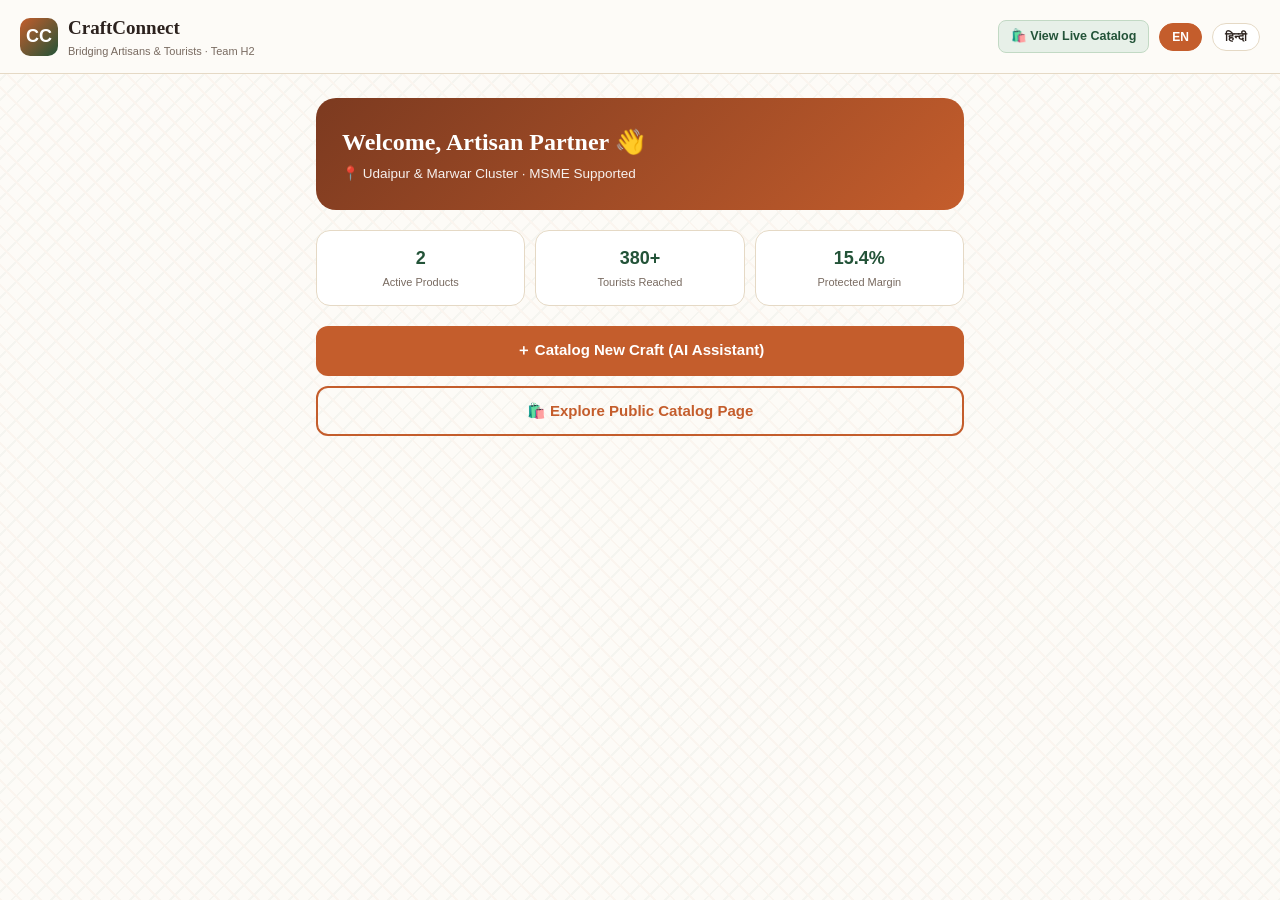
<file: index.html>
<!DOCTYPE html>
<html lang="en">
<head>
  <meta charset="UTF-8" />
  <meta name="viewport" content="width=device-width, initial-scale=1.0" />
  <title>CraftConnect — Artisan Portal</title>
  <link rel="stylesheet" href="style.css" />
</head>
<body>
  <div class="pattern-overlay"></div>

  <header>
    <div class="brand">
      <div class="brand-logo">CC</div>
      <div>
        <div class="brand-name">CraftConnect</div>
        <div class="brand-tagline">Bridging Artisans &amp; Tourists · Team H2</div>
      </div>
    </div>
    <div class="header-actions">
      <a href="list.html" class="nav-link-btn">🛍️ View Live Catalog</a>
      <button class="lang-btn active" id="btn-en" onclick="changeLang('en')">EN</button>
      <button class="lang-btn" id="btn-hi" onclick="changeLang('hi')">हिन्दी</button>
    </div>
  </header>

  <main id="app-root"></main>

  <script src="script.js"></script>
</body>
</html>
</file>
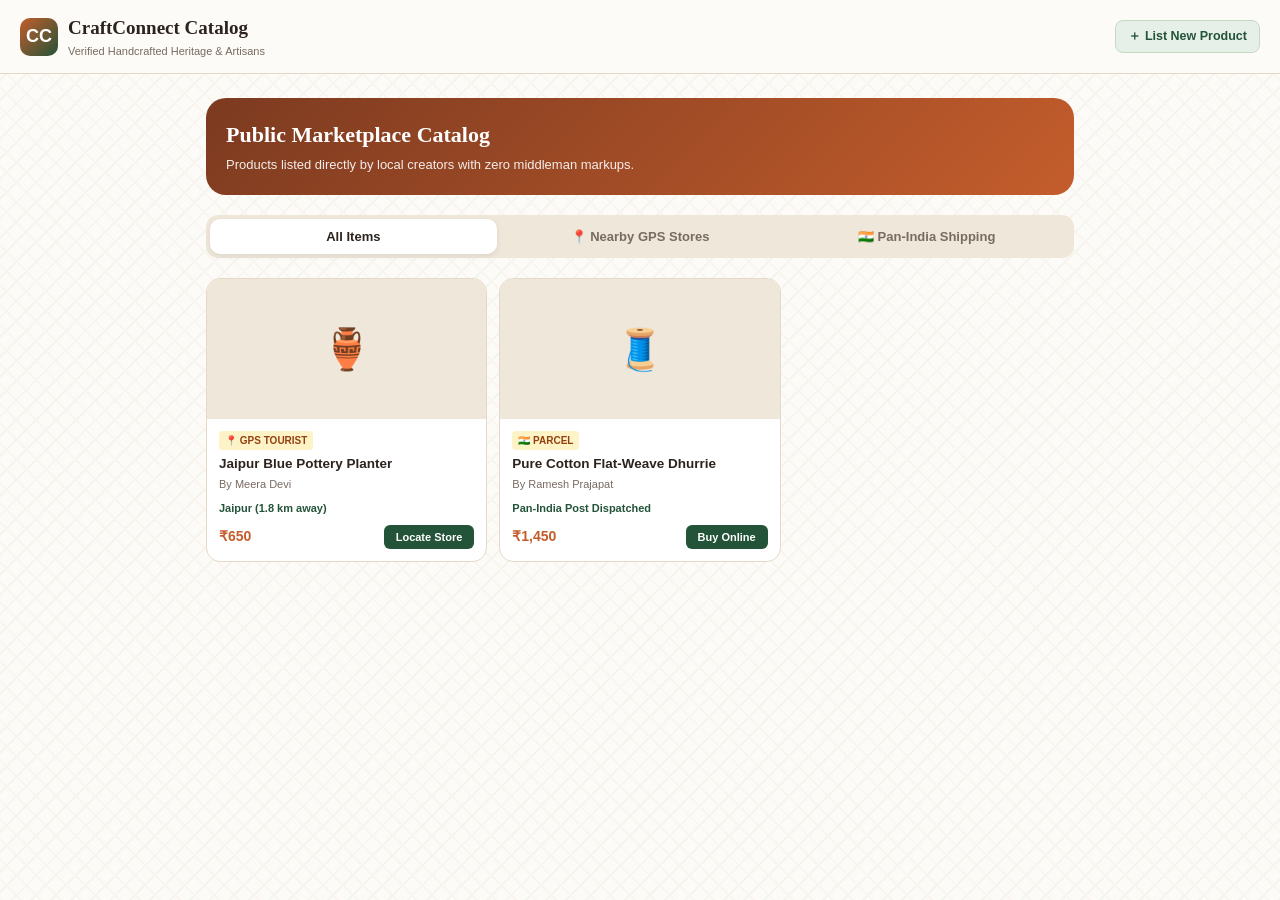
<file: list.html>
<!DOCTYPE html>
<html lang="en">
<head>
  <meta charset="UTF-8" />
  <meta name="viewport" content="width=device-width, initial-scale=1.0" />
  <title>CraftConnect — Live Marketplace &amp; Storefront</title>
  <link rel="stylesheet" href="style.css" />
</head>
<body>
  <div class="pattern-overlay"></div>

  <header>
    <div class="brand">
      <div class="brand-logo">CC</div>
      <div>
        <div class="brand-name">CraftConnect Catalog</div>
        <div class="brand-tagline">Verified Handcrafted Heritage &amp; Artisans</div>
      </div>
    </div>
    <div class="header-actions">
      <a href="index.html" class="nav-link-btn">＋ List New Product</a>
    </div>
  </header>

  <main style="max-width: 900px;">
    <div class="hero-card" style="padding: 20px;">
      <h2 style="font-family: Georgia, serif; font-size: 22px; margin-bottom: 4px;">Public Marketplace Catalog</h2>
      <p style="font-size: 13px; opacity: 0.9;">Products listed directly by local creators with zero middleman markups.</p>
    </div>

    <!-- Mode switch: Hyperlocal vs National -->
    <div class="mode-switch-box">
      <button class="mode-btn active" id="tab-all" onclick="filterCatalog('all')">All Items</button>
      <button class="mode-btn" id="tab-hyper" onclick="filterCatalog('hyperlocal')">📍 Nearby GPS Stores</button>
      <button class="mode-btn" id="tab-nat" onclick="filterCatalog('national')">🇮🇳 Pan-India Shipping</button>
    </div>

    <div id="catalog-container" class="feed-grid" style="grid-template-columns: repeat(auto-fill, minmax(260px, 1fr));">
      <!-- Products loaded dynamically from localStorage -->
    </div>
  </main>

  <script>
    // Initial catalog seed data if local storage is empty
    const DEFAULT_CATALOG = [
      {
        id: "seed-1",
        title: "Jaipur Blue Pottery Planter",
        category: "Traditional Pottery",
        artisan: "Meera Devi",
        location: "Jaipur (1.8 km away)",
        price: "₹650",
        type: "hyperlocal",
        emoji: "🏺",
        tags: ["#JaipurArt", "#Pottery"]
      },
      {
        id: "seed-2",
        title: "Pure Cotton Flat-Weave Dhurrie",
        category: "Handloom",
        artisan: "Ramesh Prajapat",
        location: "Pan-India Post Dispatched",
        price: "₹1,450",
        type: "national",
        emoji: "🧵",
        tags: ["#Handloom", "#PureCotton"]
      }
    ];

    let currentFilter = 'all';

    function loadCatalog() {
      let stored = localStorage.getItem('craftconnect_products');
      let products = stored ? JSON.parse(stored) : DEFAULT_CATALOG;

      if (!stored) {
        localStorage.setItem('craftconnect_products', JSON.stringify(DEFAULT_CATALOG));
      }

      const container = document.getElementById('catalog-container');
      container.innerHTML = "";

      const filtered = products.filter(item => {
        if (currentFilter === 'all') return true;
        return item.type === currentFilter;
      });

      if (filtered.length === 0) {
        container.innerHTML = `<div style="grid-column: 1/-1; text-align: center; padding: 40px; color: var(--text-muted);">No products found in this category.</div>`;
        return;
      }

      filtered.forEach(item => {
        const div = document.createElement('div');
        div.className = 'product-item';
        div.innerHTML = `
          <div class="product-img-box">${item.image ? `<img src="${item.image}" style="width:100%;height:100%;object-fit:cover;"/>` : item.emoji}</div>
          <div class="product-info">
            <span class="product-tag">${item.type === 'hyperlocal' ? '📍 GPS TOURIST' : '🇮🇳 PARCEL'}</span>
            <div class="product-title">${item.title}</div>
            <div class="product-artisan">By ${item.artisan || 'Local Artisan'}</div>
            <div class="product-meta">${item.location}</div>
            <div class="product-bottom">
              <span class="product-price">${item.price}</span>
              <button class="btn-sm" onclick="alert('Order placed directly with ${item.artisan || 'the artisan'}!')">
                ${item.type === 'hyperlocal' ? 'Locate Store' : 'Buy Online'}
              </button>
            </div>
          </div>
        `;
        container.appendChild(div);
      });
    }

    function filterCatalog(type) {
      currentFilter = type;
      document.getElementById('tab-all').classList.toggle('active', type === 'all');
      document.getElementById('tab-hyper').classList.toggle('active', type === 'hyperlocal');
      document.getElementById('tab-nat').classList.toggle('active', type === 'national');
      loadCatalog();
    }

    window.onload = loadCatalog;
  </script>
</body>
</html>
</file>
<file: style.css>
:root {
  --bg: #FDFBF7;
  --card: #FFFFFF;
  --terracotta: #C45D2C;
  --terracotta-dark: #A2481D;
  --sand: #EFE7DA;
  --border: #E5D9C5;
  --forest: #235338;
  --text: #2C221E;
  --text-muted: #796B61;
}

* { box-sizing: border-box; margin: 0; padding: 0; }

body {
  background: var(--bg);
  font-family: -apple-system, BlinkMacSystemFont, "Segoe UI", Roboto, sans-serif;
  color: var(--text);
  line-height: 1.5;
}

.pattern-overlay {
  position: fixed; inset: 0; opacity: 0.035; pointer-events: none; z-index: 0;
  background-image: repeating-linear-gradient(45deg, var(--terracotta) 0 2px, transparent 2px 14px),
                    repeating-linear-gradient(-45deg, var(--forest) 0 2px, transparent 2px 14px);
}

header {
  position: sticky; top: 0; z-index: 50;
  background: rgba(253, 251, 247, 0.94);
  backdrop-filter: blur(8px);
  border-bottom: 1px solid var(--border);
  padding: 14px 20px;
  display: flex; align-items: center; justify-content: space-between;
}

.brand { display: flex; align-items: center; gap: 10px; }
.brand-logo {
  width: 38px; height: 38px; border-radius: 10px;
  background: linear-gradient(135deg, var(--terracotta), var(--forest));
  display: flex; align-items: center; justify-content: center;
  color: #fff; font-size: 18px; font-weight: bold;
}
.brand-name { font-family: Georgia, serif; font-size: 19px; font-weight: 700; }
.brand-tagline { font-size: 11px; color: var(--text-muted); }

.header-actions { display: flex; align-items: center; gap: 10px; }
.nav-link-btn {
  text-decoration: none; font-size: 12.5px; font-weight: 600;
  color: var(--forest); background: #E7F0E8; padding: 6px 12px;
  border-radius: 8px; border: 1px solid #C2D9C4;
}

.lang-btn {
  font-size: 12px; font-weight: 600; padding: 6px 12px; border-radius: 20px;
  border: 1px solid var(--border); background: var(--card); color: var(--text);
  cursor: pointer;
}
.lang-btn.active { background: var(--terracotta); color: #fff; border-color: var(--terracotta); }

main {
  position: relative; z-index: 1;
  max-width: 680px; margin: 0 auto; padding: 24px 16px 80px;
}

/* Steps */
.steps-container { display: flex; align-items: flex-start; margin-bottom: 24px; }
.step-node { flex: 1; display: flex; flex-direction: column; align-items: center; position: relative; }
.step-circle {
  width: 28px; height: 28px; border-radius: 50%; background: var(--sand);
  color: var(--text-muted); font-size: 12px; font-weight: 700;
  display: flex; align-items: center; justify-content: center;
}
.step-node.active .step-circle, .step-node.done .step-circle { background: var(--terracotta); color: #fff; }
.step-title { font-size: 11px; color: var(--text-muted); margin-top: 6px; font-weight: 500; text-align: center; }
.step-node.active .step-title { color: var(--text); font-weight: 700; }
.step-node:not(:last-child)::after {
  content: ""; position: absolute; top: 14px; left: 55%; width: 90%; height: 2px;
  background: var(--border); z-index: -1;
}

/* Cards */
.card {
  background: var(--card); border: 1px solid var(--border);
  border-radius: 18px; padding: 22px; margin-bottom: 20px;
  box-shadow: 0 4px 15px rgba(0,0,0,0.02);
}

.hero-card {
  background: linear-gradient(135deg, #7C3A20, var(--terracotta));
  color: #fff; border-radius: 20px; padding: 26px; margin-bottom: 20px;
}
.hero-greeting { font-family: Georgia, serif; font-size: 24px; font-weight: 700; margin-bottom: 4px; }
.hero-subtitle { font-size: 13.5px; opacity: 0.92; }

/* Discovery Bar */
.mode-switch-box {
  display: flex; background: var(--sand); border-radius: 12px; padding: 4px; margin-bottom: 20px;
}
.mode-btn {
  flex: 1; padding: 10px; border: none; background: transparent; font-size: 13px;
  font-weight: 600; color: var(--text-muted); border-radius: 10px; cursor: pointer;
}
.mode-btn.active { background: #fff; color: var(--text); box-shadow: 0 2px 6px rgba(0,0,0,0.08); }

/* Stats */
.stats-grid { display: grid; grid-template-columns: repeat(3, 1fr); gap: 10px; margin-bottom: 20px; }
.stat-box {
  background: var(--card); border: 1px solid var(--border); border-radius: 14px;
  padding: 14px 10px; text-align: center;
}
.stat-val { font-size: 18px; font-weight: 700; color: var(--forest); }
.stat-lbl { font-size: 11px; color: var(--text-muted); margin-top: 2px; }

/* Buttons */
.btn {
  display: inline-flex; align-items: center; justify-content: center; gap: 8px;
  width: 100%; min-height: 50px; border-radius: 12px; font-size: 15px; font-weight: 600;
  cursor: pointer; border: none; font-family: inherit; margin-bottom: 10px;
}
.btn-primary { background: var(--terracotta); color: #fff; }
.btn-primary:hover { background: var(--terracotta-dark); }
.btn-forest { background: var(--forest); color: #fff; }
.btn-outline { background: transparent; color: var(--terracotta); border: 2px solid var(--terracotta); }
.btn-row { display: flex; gap: 10px; }
.btn-row .btn { flex: 1; }

/* Form Elements */
.field-group { margin-bottom: 14px; }
.field-label { font-size: 11.5px; text-transform: uppercase; font-weight: 700; color: var(--text-muted); margin-bottom: 6px; display: block; }
input[type=text], input[type=number], textarea, select {
  width: 100%; border: 1px solid var(--border); background: var(--card); border-radius: 10px;
  padding: 12px 14px; font-size: 14px; color: var(--text); font-family: inherit;
}
textarea { min-height: 75px; resize: vertical; }

/* Upload Preview */
.upload-area { display: flex; gap: 10px; flex-wrap: wrap; margin-bottom: 16px; }
.preview-slot {
  width: 90px; height: 90px; border-radius: 12px; border: 1px solid var(--border);
  position: relative; overflow: hidden; background: #eee;
}
.preview-slot img { width: 100%; height: 100%; object-fit: cover; }
.preview-slot .remove-icon {
  position: absolute; top: 4px; right: 4px; width: 20px; height: 20px;
  border-radius: 50%; background: rgba(0,0,0,0.6); color: #fff;
  display: flex; align-items: center; justify-content: center; font-size: 12px; cursor: pointer;
}
.upload-btn {
  width: 90px; height: 90px; border-radius: 12px; border: 2px dashed var(--terracotta);
  display: flex; flex-direction: column; align-items: center; justify-content: center;
  cursor: pointer; background: rgba(196,93,44,0.04); color: var(--terracotta); font-size: 12px; font-weight: 600;
}
input[type=file] { display: none; }

/* Spinner */
.spinner-box { text-align: center; padding: 70px 20px; }
.spinner {
  width: 46px; height: 46px; border: 4px solid var(--sand); border-top-color: var(--terracotta);
  border-radius: 50%; animation: spin 0.85s linear infinite; margin: 0 auto 16px;
}
@keyframes spin { to { transform: rotate(360deg); } }

/* Pricing */
.price-banner {
  background: var(--forest); color: #fff; border-radius: 16px;
  padding: 24px; text-align: center; margin-bottom: 16px;
}
.price-range { font-size: 32px; font-weight: 700; }
.price-split {
  background: var(--card); border: 1px solid var(--border); border-radius: 14px;
  padding: 16px; margin-bottom: 16px;
}
.split-row { display: flex; justify-content: space-between; padding: 6px 0; font-size: 14px; border-bottom: 1px dashed var(--sand); }
.split-row:last-child { border-bottom: none; font-weight: 700; color: var(--terracotta); padding-top: 10px; }

/* Feed Grid */
.feed-grid { display: grid; grid-template-columns: 1fr 1fr; gap: 12px; }
@media (max-width: 480px) { .feed-grid { grid-template-columns: 1fr; } }
.product-item {
  background: var(--card); border: 1px solid var(--border); border-radius: 14px;
  overflow: hidden; display: flex; flex-direction: column;
}
.product-img-box {
  height: 140px; background: var(--sand); display: flex; align-items: center; justify-content: center; font-size: 40px;
}
.product-info { padding: 12px; flex: 1; display: flex; flex-direction: column; }
.product-tag { font-size: 10px; background: #FEF3C7; color: #92400E; padding: 2px 6px; border-radius: 4px; width: fit-content; margin-bottom: 4px; font-weight: 600; }
.product-title { font-size: 13.5px; font-weight: 700; margin-bottom: 2px; }
.product-artisan { font-size: 11px; color: var(--text-muted); margin-bottom: 8px; }
.product-meta { font-size: 11px; color: var(--forest); font-weight: 600; margin-bottom: 8px; }
.product-bottom { margin-top: auto; display: flex; justify-content: space-between; align-items: center; }
.product-price { font-weight: 700; color: var(--terracotta); font-size: 14px; }
.btn-sm { padding: 6px 12px; font-size: 11px; font-weight: 600; border-radius: 6px; border: none; background: var(--forest); color: #fff; cursor: pointer; }
</file>
